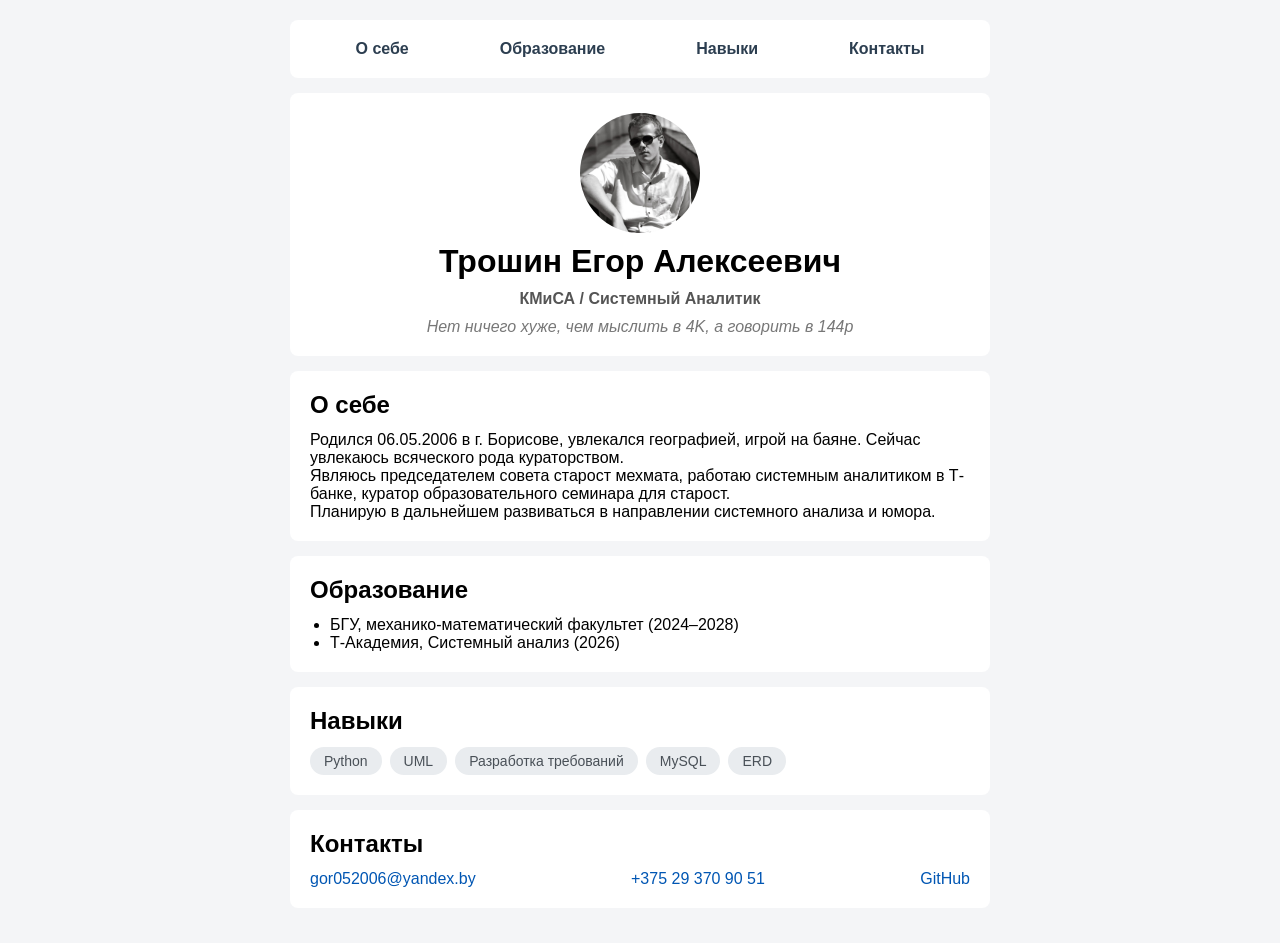
<file: task1/index.html>
<!DOCTYPE html>
<html lang="ru">
<head>
    <meta charset="UTF-8">
    <meta name="viewport" content="width=device-width, initial-scale=1.0">
    <title>Резюме | Трошин Егор</title>
    <link rel="stylesheet" href="style.css">
</head>
<body>

    <nav class="nav">
        <a href="#about">О себе</a>
        <a href="#education">Образование</a>
        <a href="#skills">Навыки</a>
        <a href="#contacts">Контакты</a>
    </nav>

    <header class="header">
        <img class="avatar" src="avatar.jpg" alt="Моя аватарка">
        <h1>Трошин Егор Алексеевич</h1>
        <p class="subtitle">КМиСА / Системный Аналитик</p>
        <p class="slogan">Нет ничего хуже, чем мыслить в 4K, а говорить в 144p</p>
    </header>

    <main class="main">
        <section id="about" class="section">
            <h2>О себе</h2>
            <article>
                <p>Родился 06.05.2006 в г. Борисове, увлекался географией, игрой на баяне. Сейчас увлекаюсь всяческого рода кураторством.</p>
                <p>Являюсь председателем совета старост мехмата, работаю системным аналитиком в Т-банке, куратор образовательного семинара для старост.</p>
                <p>Планирую в дальнейшем развиваться в направлении системного анализа и юмора.</p>
            </article>
        </section>

        <section id="education" class="section">
            <h2>Образование</h2>
            <ul>
                <li>БГУ, механико-математический факультет (2024–2028)</li>
                <li>Т-Академия, Системный анализ (2026)</li>
            </ul>
        </section>

        <section id="skills" class="section">
            <h2>Навыки</h2>
            <div class="skills">
                <span class="skill">Python</span>
                <span class="skill">UML</span>
                <span class="skill">Разработка требований</span>
                <span class="skill">MySQL</span>
                <span class="skill">ERD</span>
            </div>
        </section>
    </main>

    <footer id="contacts" class="footer">
        <h2>Контакты</h2>
        <div class="contacts">
            <a href="mailto:gor052006@yandex.by">gor052006@yandex.by</a>
            <a href="tel:+375293709051">+375 29 370 90 51</a>
            <a href="https://github.com/TotSamiEgorushkaa" target="_blank" rel="noopener noreferrer">GitHub</a>
        </div>
    </footer>

</body>
</html>
</file>
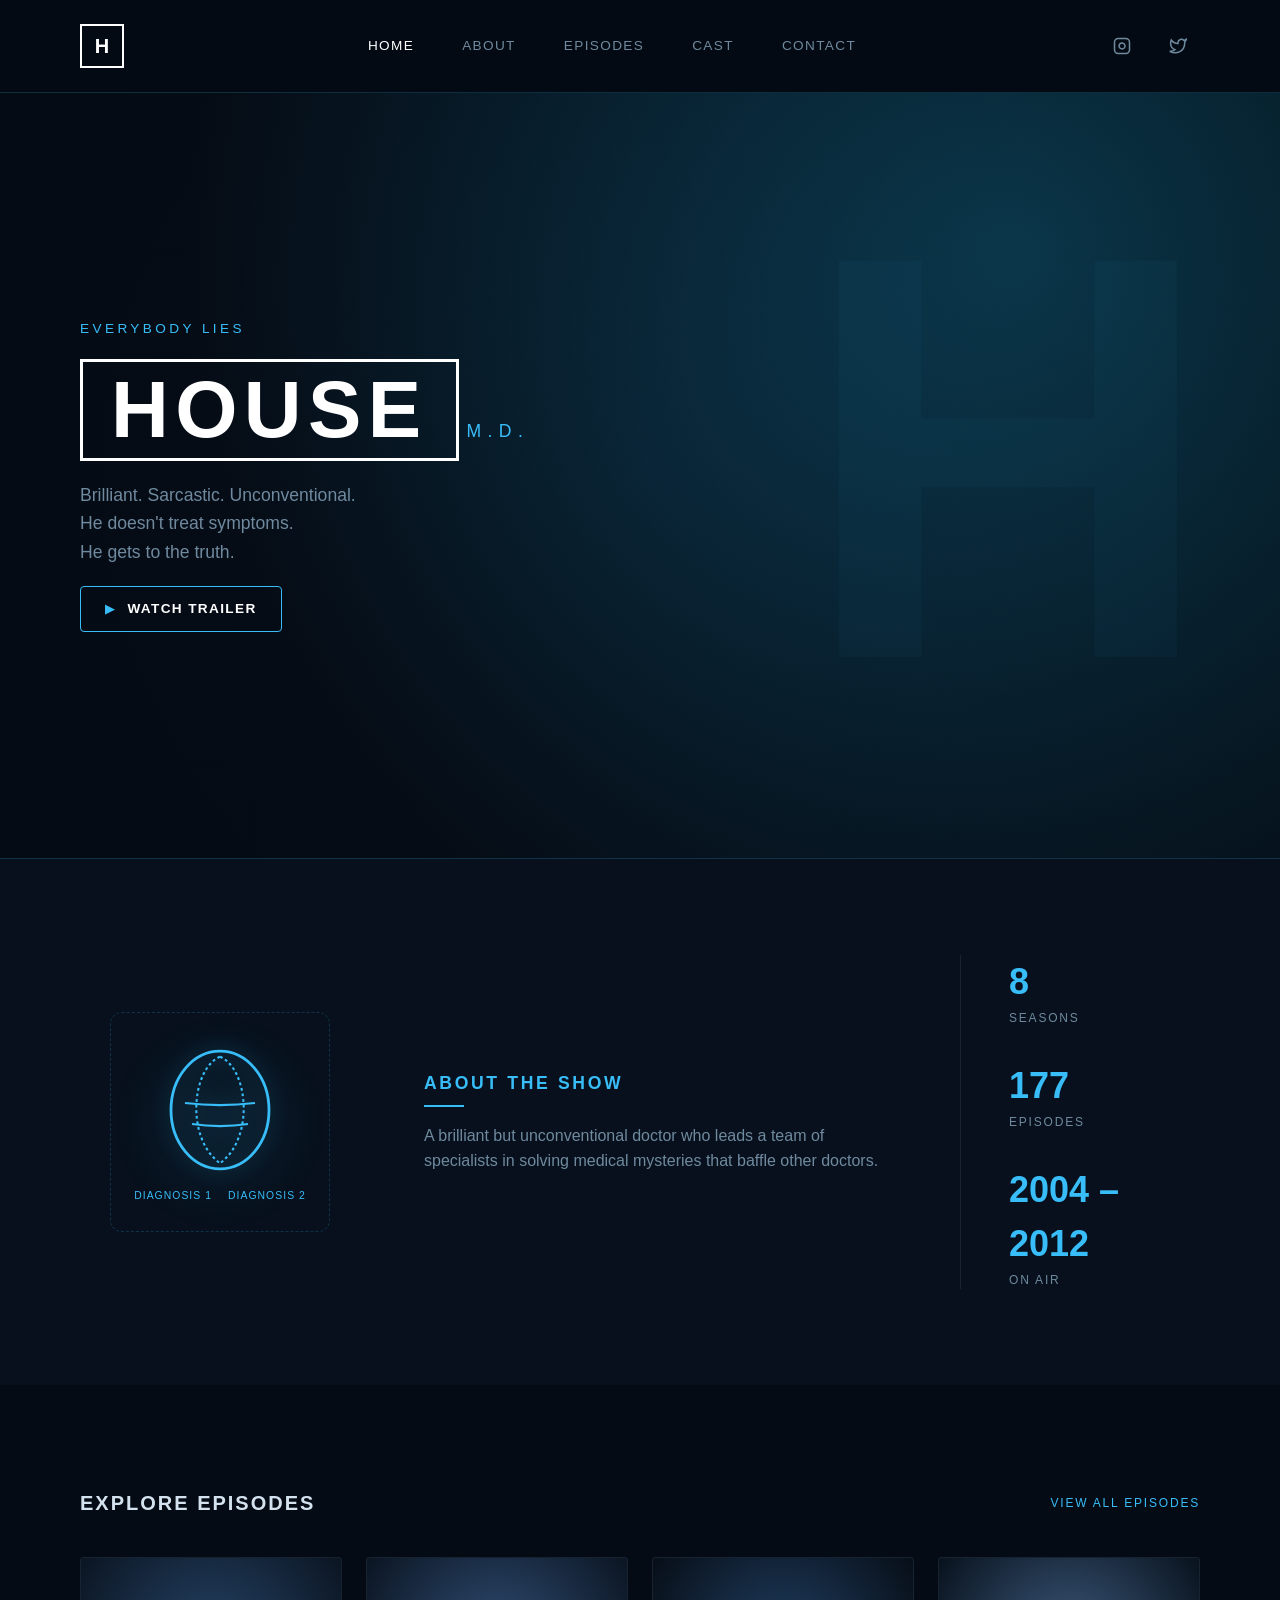
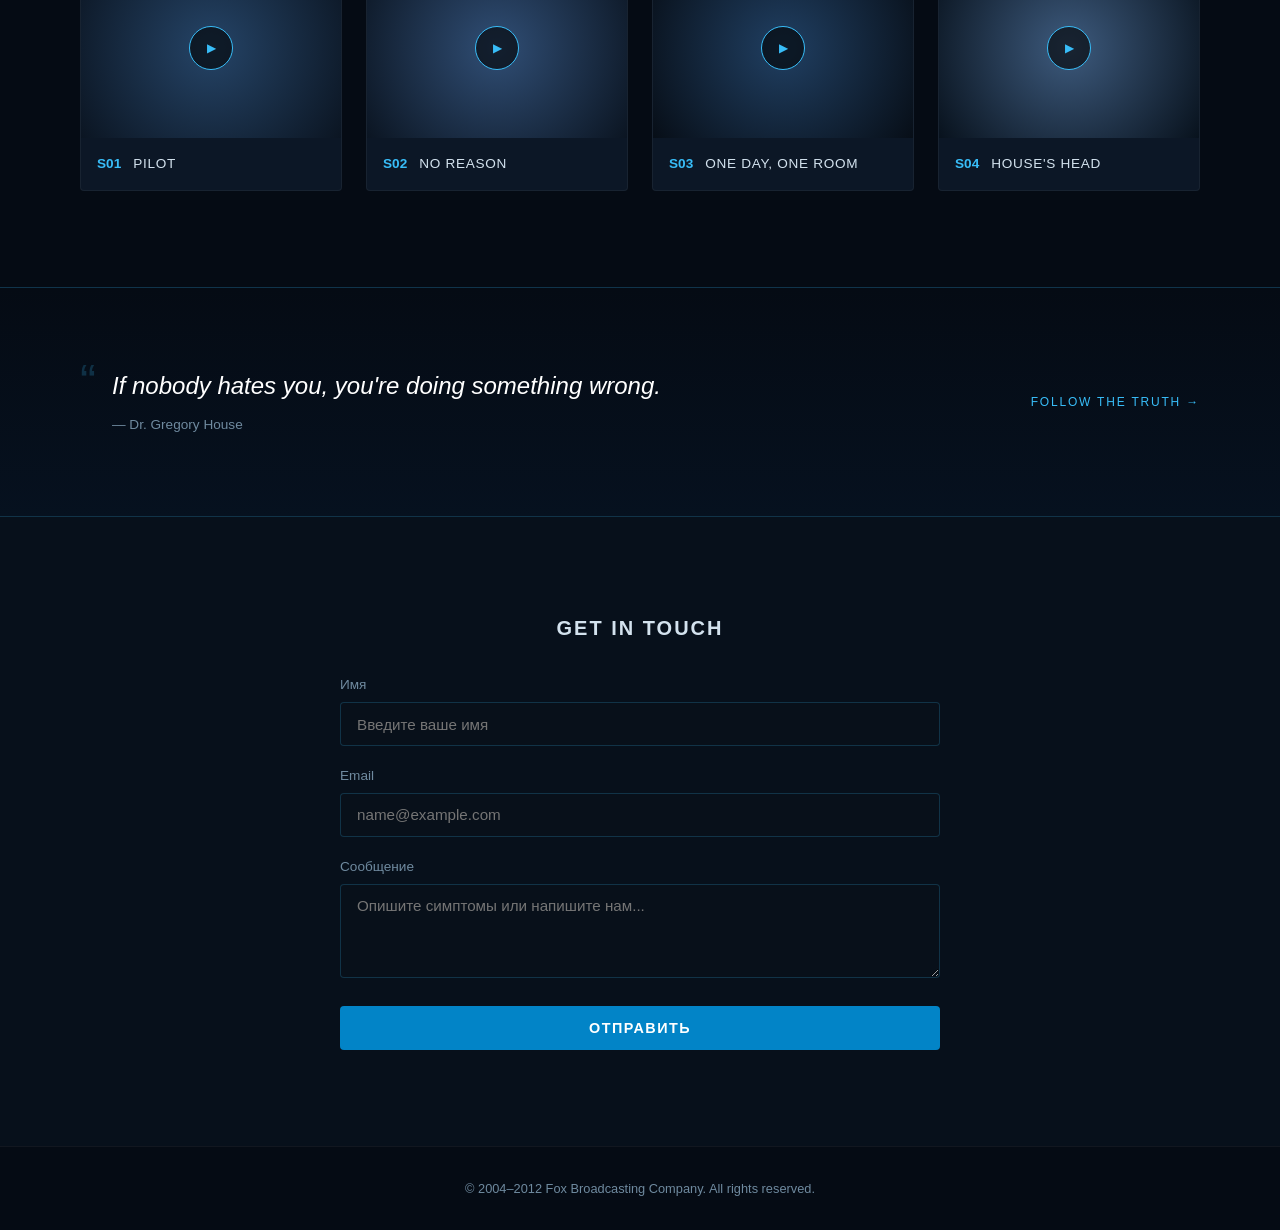
<file: task2/index.html>
<!DOCTYPE html>
<html lang="en">
<head>
  <meta charset="UTF-8">
  <meta name="viewport" content="width=device-width, initial-scale=1.0">
  <title>House M.D. — Landing Page</title>
  <link rel="stylesheet" href="style.css">
</head>
<body>

  <header class="header">
    <div class="header__logo">
      <span class="logo-box">H</span>
    </div>

    <nav class="header__nav">
      <a href="#home" class="nav-link active">Home</a>
      <a href="#about" class="nav-link">About</a>
      <a href="#episodes" class="nav-link">Episodes</a>
      <a href="#cast" class="nav-link">Cast</a>
      <a href="#contact" class="nav-link">Contact</a>
    </nav>

    <div class="header__socials">
      <a href="#" aria-label="Instagram" class="social-btn">
        <svg viewBox="0 0 24 24" width="18" height="18" fill="none" stroke="currentColor" stroke-width="2"><rect x="2" y="2" width="20" height="20" rx="5" ry="5"></rect><path d="M16 11.37A4 4 0 1 1 12.63 8 4 4 0 0 1 16 11.37z"></path><line x1="17.5" y1="6.5" x2="17.51" y2="6.5"></line></svg>
      </a>
      <a href="#" aria-label="Twitter" class="social-btn">
        <svg viewBox="0 0 24 24" width="18" height="18" fill="none" stroke="currentColor" stroke-width="2"><path d="M23 3a10.9 10.9 0 0 1-3.14 1.53 4.48 4.48 0 0 0-7.86 3v1A10.66 10.66 0 0 1 3 4s-4 9 5 13a11.64 11.64 0 0 1-7 2c9 5 20 0 20-11.5a4.5 4.5 0 0 0-.08-.83A7.72 7.72 0 0 0 23 3z"></path></svg>
      </a>
    </div>

    <div class="header__burger" aria-label="Menu">
      <span></span>
      <span></span>
      <span></span>
    </div>
  </header>

  <section class="hero" id="home">
    <div class="hero__content">
      <span class="hero__tagline">EVERYBODY LIES</span>
      <h1 class="hero__title">
        <span class="title-frame">HOUSE</span><span class="title-sub">M.D.</span>
      </h1>
      <p class="hero__desc">
        Brilliant. Sarcastic. Unconventional.<br>
        He doesn't treat symptoms.<br>
        He gets to the truth.
      </p>
      <a href="#" class="btn-trailer">
        <span class="play-icon">▶</span>
        <span>WATCH TRAILER</span>
      </a>
    </div>
    <div class="hero__bg-element">H</div>
  </section>

  <section class="about" id="about">
    <div class="about__scan">
      <div class="scan-frame">
        <svg class="mri-icon" viewBox="0 0 100 100" fill="none" stroke="currentColor">
          <ellipse cx="50" cy="50" rx="35" ry="42" stroke-width="2"/>
          <path d="M50 12 C 30 20, 25 70, 50 88" stroke-width="1.5" stroke-dasharray="2 2"/>
          <path d="M50 12 C 70 20, 75 70, 50 88" stroke-width="1.5" stroke-dasharray="2 2"/>
          <path d="M25 45 Q 50 48 75 45 M30 60 Q 50 63 70 60" stroke-width="1.5"/>
        </svg>
        <div class="scan-labels">
          <span>DIAGNOSIS 1</span>
          <span>DIAGNOSIS 2</span>
        </div>
      </div>
    </div>

    <div class="about__text">
      <h2 class="section-heading">ABOUT THE SHOW</h2>
      <p>
        A brilliant but unconventional doctor who leads a team of specialists in solving medical mysteries that baffle other doctors.
      </p>
    </div>

    <div class="about__stats">
      <div class="stat-item">
        <span class="stat-number">8</span>
        <span class="stat-label">SEASONS</span>
      </div>
      <div class="stat-item">
        <span class="stat-number">177</span>
        <span class="stat-label">EPISODES</span>
      </div>
      <div class="stat-item">
        <span class="stat-number">2004 – 2012</span>
        <span class="stat-label">ON AIR</span>
      </div>
    </div>
  </section>

  <section class="episodes" id="episodes">
    <div class="episodes__header">
      <h2 class="section-title">EXPLORE EPISODES</h2>
      <a href="#" class="link-more">VIEW ALL EPISODES</a>
    </div>

    <div class="episodes__grid">
      <article class="episode-card">
        <div class="episode-card__image ep-img-1">
          <div class="card-play-btn">▶</div>
        </div>
        <div class="episode-card__info">
          <span class="ep-num">S01</span>
          <h3 class="ep-name">PILOT</h3>
        </div>
      </article>

      <article class="episode-card">
        <div class="episode-card__image ep-img-2">
          <div class="card-play-btn">▶</div>
        </div>
        <div class="episode-card__info">
          <span class="ep-num">S02</span>
          <h3 class="ep-name">NO REASON</h3>
        </div>
      </article>

      <article class="episode-card">
        <div class="episode-card__image ep-img-3">
          <div class="card-play-btn">▶</div>
        </div>
        <div class="episode-card__info">
          <span class="ep-num">S03</span>
          <h3 class="ep-name">ONE DAY, ONE ROOM</h3>
        </div>
      </article>

      <article class="episode-card">
        <div class="episode-card__image ep-img-4">
          <div class="card-play-btn">▶</div>
        </div>
        <div class="episode-card__info">
          <span class="ep-num">S04</span>
          <h3 class="ep-name">HOUSE'S HEAD</h3>
        </div>
      </article>
    </div>
  </section>

  <section class="quote">
    <div class="quote__content">
      <span class="quote__mark">“</span>
      <blockquote>
        If nobody hates you, you're doing something wrong.
      </blockquote>
      <cite>— Dr. Gregory House</cite>
    </div>
    <div class="quote__link">
      <a href="#" class="arrow-link">FOLLOW THE TRUTH &rarr;</a>
    </div>
  </section>

  <section class="contact" id="contact">
    <div class="contact__container">
      <h2 class="section-title text-center">GET IN TOUCH</h2>
      <form class="contact__form" onsubmit="return false;">
        <div class="form-group">
          <label for="name" class="form-label">Имя</label>
          <input type="text" id="name" name="name" class="form-input" placeholder="Введите ваше имя" required>
        </div>

        <div class="form-group">
          <label for="email" class="form-label">Email</label>
          <input type="email" id="email" name="email" class="form-input" placeholder="name@example.com" required>
        </div>

        <div class="form-group">
          <label for="message" class="form-label">Сообщение</label>
          <textarea id="message" name="message" class="form-textarea" rows="4" placeholder="Опишите симптомы или напишите нам..." required></textarea>
        </div>

        <button type="submit" class="btn-submit">Отправить</button>
      </form>
    </div>
  </section>

  <footer class="footer">
    <p>&copy; 2004–2012 Fox Broadcasting Company. All rights reserved.</p>
  </footer>

</body>
</html>
</file>
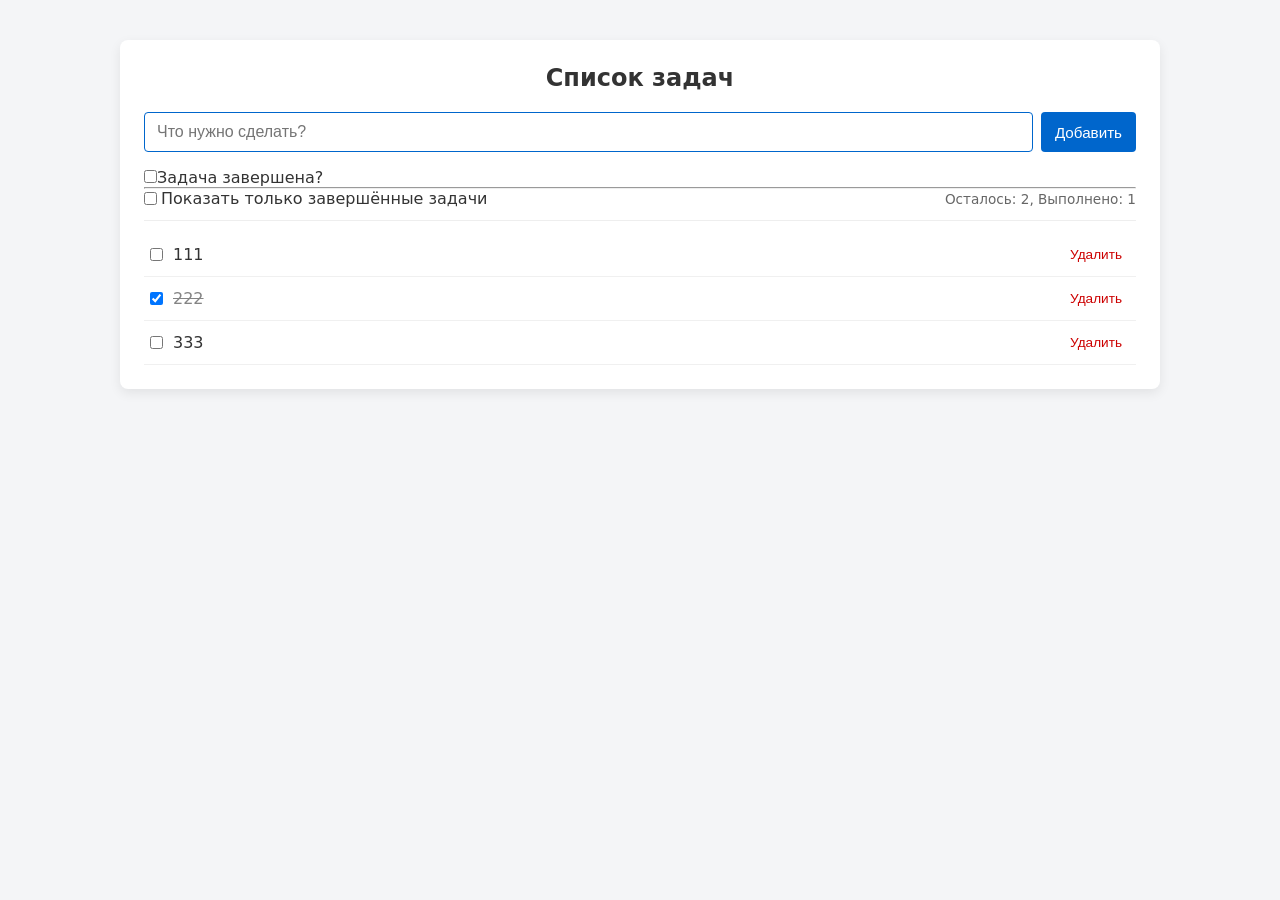
<file: task3/index.html>
<!DOCTYPE html>
<html lang="ru">
<head>
  <meta charset="UTF-8">
  <meta name="viewport" content="width=device-width, initial-scale=1.0">
  <title>Лабораторная работа: ToDo List</title>
  <link rel="stylesheet" href="style.css">
  <script src="script.js" defer></script>
</head>
<body>
  <main class="todo-app">
    <h1>Список задач</h1>

    <div class="input-group">
      <input type="text" id="task-input" placeholder="Что нужно сделать?" autofocus>
      <button id="add-btn" type="button">Добавить</button>
    </div>
    <div><input type = 'checkbox' id = "cbx_start">Задача завершена?</input></div>




    <hr>
    <div class="controls">
      <div class="filters">
        <input type = 'checkbox' id="cbx_completed">Показать только завершённые задачи</input>
      </div>
      <div class="stats" id="stats-counter">
        Осталось: 0, Выполнено: 0
      </div>
    </div>

    <ul id="task-list" class="task-list"></ul>
  </main>
</body>
</html>
</file>
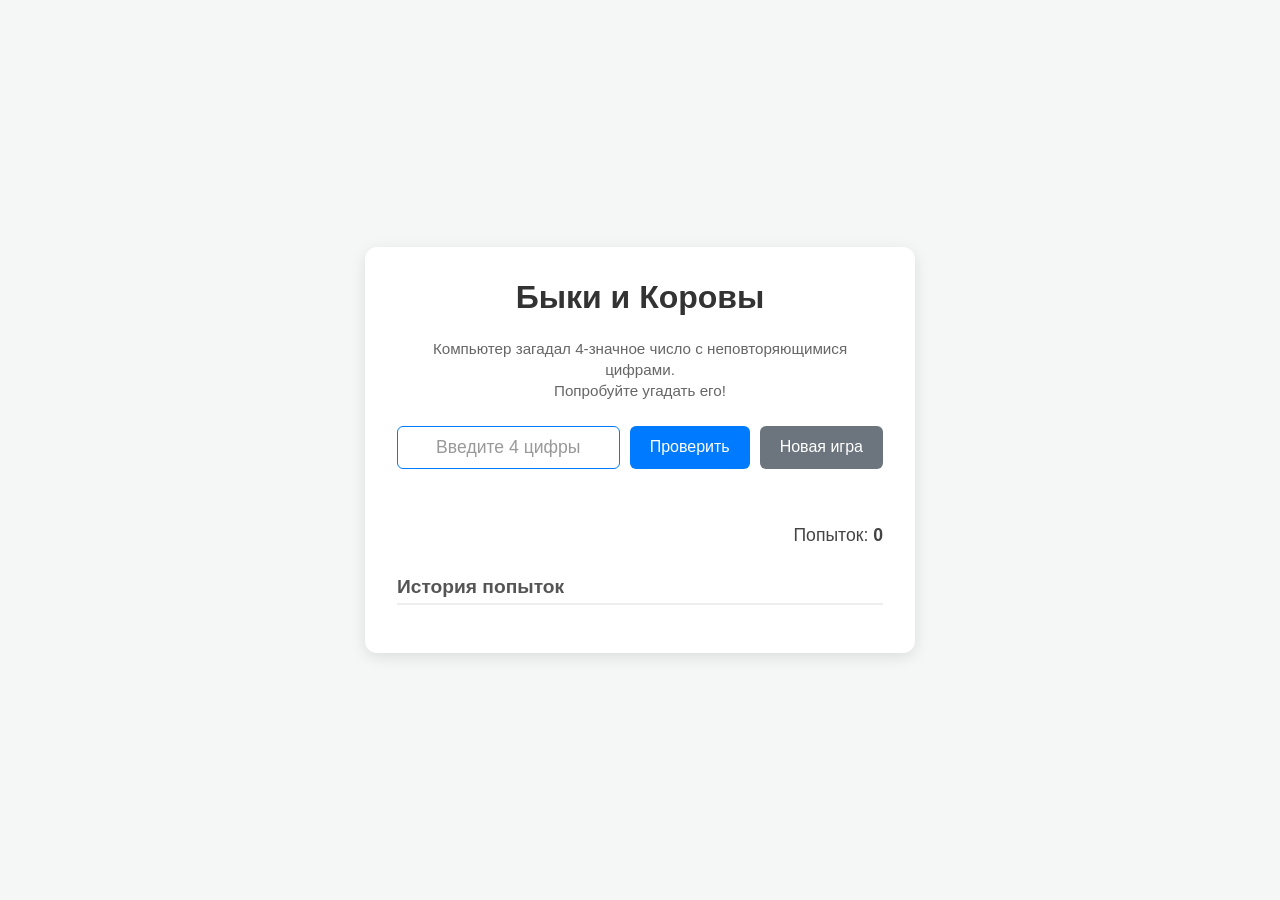
<file: task4/index.html>
<!DOCTYPE html>
<html lang="ru">
<head>
    <meta charset="UTF-8">
    <meta name="viewport" content="width=device-width, initial-scale=1.0">
    <title>Лабораторная №4: Быки и Коровы</title>
    <link rel="stylesheet" href="style.css">
</head>
<body>
    <div class="container">
        <h1>Быки и Коровы</h1>
        <p class="rules">Компьютер загадал 4-значное число с неповторяющимися цифрами.<br>Попробуйте угадать его!</p>
        
        <div class="controls">
            <input type="text" id="guessInput" placeholder="Введите 4 цифры" maxlength="4" autocomplete="off">
            <button id="checkBtn">Проверить</button>
            <button id="newGameBtn" class="secondary">Новая игра</button>
        </div>

        <div id="message" class="message"></div>

        <div class="stats">
            <span>Попыток: <strong id="attemptsCount">0</strong></span>
        </div>

        <h2>История попыток</h2>
        <ul id="historyList" class="history"></ul>
    </div>
    <script src="script.js"></script>
</body>
</html>
</file>
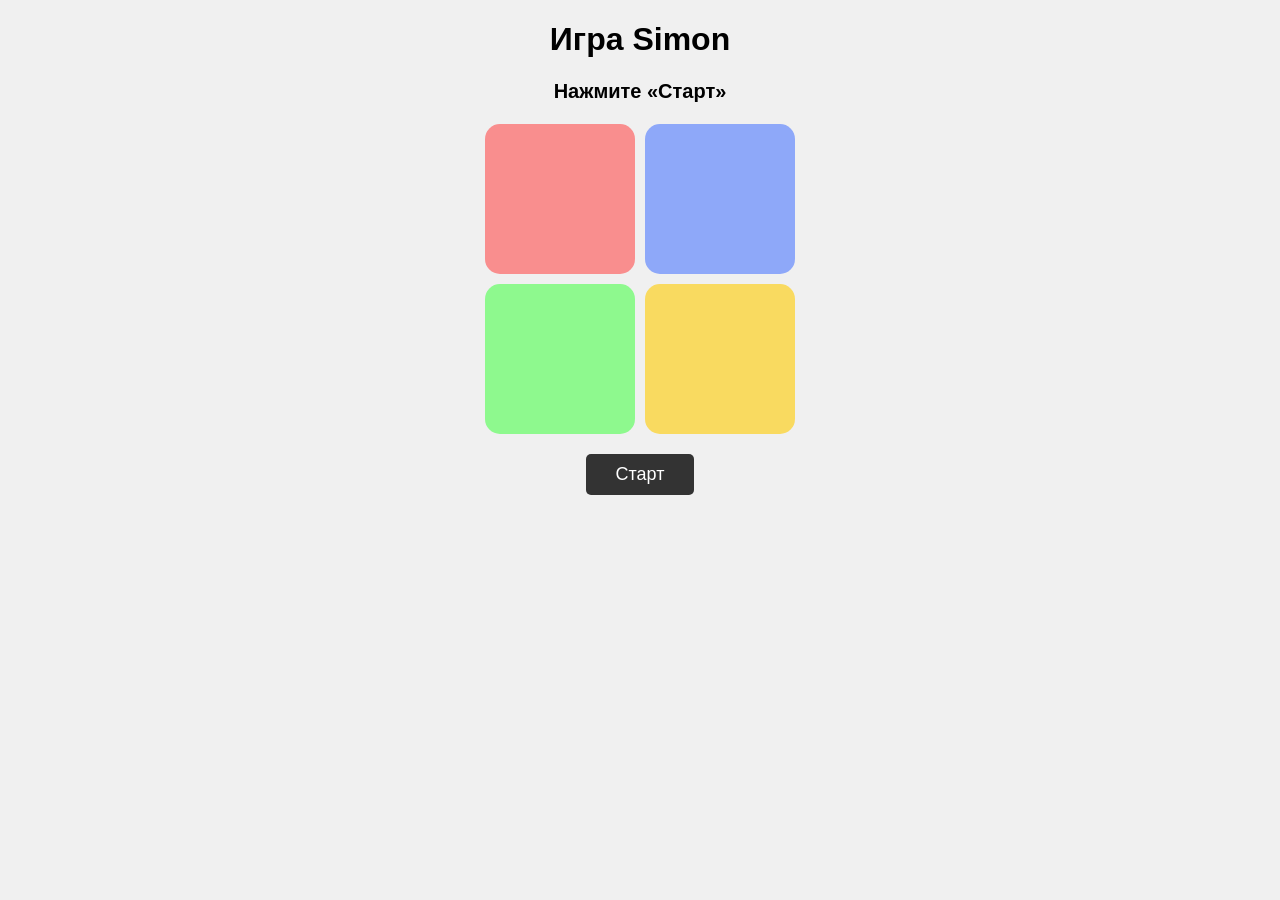
<file: task5/index.html>
<!DOCTYPE html>
<html lang="ru">
<head>
    <meta charset="UTF-8">
    <title>Simon Says</title>
    <link rel="stylesheet" href="style.css">
</head>
<body>

    <h1>Игра Simon</h1>
    
    <!-- Экран для вывода счета и сообщений -->
    <div id="status">Нажмите «Старт»</div>

    <!-- Игровое поле 2x2 -->
    <div class="game-board">
        <div class="sector" id="btn-0"></div>
        <div class="sector" id="btn-1"></div>
        <div class="sector" id="btn-2"></div>
        <div class="sector" id="btn-3"></div>
    </div>

    <button id="start-btn">Старт</button>

    <script src="script.js"></script>
</body>
</html>
</file>
<file: task1/style.css>
* {
    box-sizing: border-box;
    margin: 0;
    padding: 0;
}

body {
    font-family: Arial, sans-serif;
    background-color: #f4f5f7;
    padding: 20px;
    display: flex;
    flex-direction: column;
    align-items: center;
}

/* Общие стили для структурных карточек */
.nav, .header, .section, .footer {
    width: 100%;
    max-width: 700px;
    background: #ffffff;
    padding: 20px;
    margin-bottom: 15px;
    border-radius: 8px;
}

/* Навигация */
.nav {
    display: flex;
    justify-content: space-around;
    align-items: center;
}

.nav a {
    text-decoration: none;
    color: #2c3e50;
    font-weight: bold;
}

.nav a:hover {
    color: #0056b3;
}

/* Шапка */
.header {
    display: flex;
    flex-direction: column;
    align-items: center;
    justify-content: center;
    gap: 10px;
    text-align: center;
}

.avatar {
    width: 120px;
    height: 120px;
    border-radius: 50%;
    object-fit: cover;
}

.subtitle {
    font-weight: bold;
    color: #555;
}

.slogan {
    font-style: italic;
    color: #777;
}

/* Контент и секции */
.main {
    width: 100%;
    max-width: 700px;
    display: flex;
    flex-direction: column;
}

.section {
    display: flex;
    flex-direction: column;
    gap: 12px;
}

.section ul {
    margin-left: 20px;
}

/* Чипсы навыков (здесь явно демонстрируем flex-wrap) */
.skills {
    display: flex;
    flex-wrap: wrap;
    gap: 8px;
    justify-content: flex-start;
}

.skill {
    background: #e9ecef;
    color: #495057;
    padding: 6px 14px;
    border-radius: 16px;
    font-size: 14px;
    font-weight: 500;
}

/* Контакты */
.footer {
    display: flex;
    flex-direction: column;
    gap: 12px;
}

.contacts {
    display: flex;
    justify-content: space-between;
    align-items: center;
    flex-wrap: wrap;
    gap: 10px;
}

.contacts a {
    color: #0056b3;
    text-decoration: none;
}

.contacts a:hover {
    color: #d9534f;
    text-decoration: underline;
}
</file>
<file: task2/style.css>
:root {
  --bg-dark: #050b14;
  --bg-card: #0c1726;
  --bg-input: #08101a;
  --text-main: #d3e2ee;
  --text-muted: #6f8a9f;
  --accent-cyan: #38bdf8;
  --accent-blue: #0284c7;
  --border-color: rgba(56, 189, 248, 0.2);
  --border-hover: rgba(56, 189, 248, 0.6);
  --font-family: -apple-system, BlinkMacSystemFont, "Segoe UI", Roboto, "Helvetica Neue", Arial, sans-serif;
  --transition-speed: 0.3s;
}

* {
  box-sizing: border-box;
  margin: 0;
  padding: 0;
}

html {
  scroll-behavior: smooth;
}

body {
  font-family: var(--font-family);
  background-color: var(--bg-dark);
  color: var(--text-main);
  line-height: 1.5;
  overflow-x: hidden;
  display: grid;
  grid-template-columns: 100%;
}

a {
  color: inherit;
  text-decoration: none;
}

.header {
  display: grid;
  grid-template-columns: auto 1fr auto;
  align-items: center;
  padding: 1rem 1.25rem;
  background-color: rgba(5, 11, 20, 0.95);
  border-bottom: 1px solid var(--border-color);
  position: sticky;
  top: 0;
  z-index: 100;
}

.logo-box {
  display: inline-flex;
  align-items: center;
  justify-content: center;
  width: 44px;
  height: 44px;
  border: 2px solid #ffffff;
  font-weight: 800;
  font-size: 1.25rem;
  color: #ffffff;
}

.header__nav,
.header__socials {
  display: none;
}

.header__burger {
  grid-column: 3;
  display: flex;
  flex-direction: column;
  justify-content: center;
  align-items: center;
  gap: 5px;
  width: 44px;
  height: 44px;
  cursor: pointer;
}

.header__burger span {
  display: block;
  width: 24px;
  height: 2px;
  background-color: #ffffff;
  border-radius: 2px;
  transition: transform var(--transition-speed), opacity var(--transition-speed);
}

.hero {
  display: grid;
  grid-template-columns: 1fr;
  min-height: calc(100vh - 65px);
  padding: 3rem 1.5rem;
  position: relative;
  overflow: hidden;
  align-content: center;
  background: radial-gradient(circle at 80% 20%, rgba(14, 116, 144, 0.35) 0%, rgba(5, 11, 20, 0.9) 70%),
              radial-gradient(circle at 50% 50%, #0d233a 0%, var(--bg-dark) 100%);
}

.hero__content {
  display: flex;
  flex-direction: column;
  align-items: flex-start;
  gap: 1.25rem;
  z-index: 2;
}

.hero__tagline {
  font-size: 0.85rem;
  letter-spacing: 0.25em;
  color: var(--accent-cyan);
  text-transform: uppercase;
}

.hero__title {
  display: flex;
  align-items: baseline;
  gap: 0.5rem;
  font-size: 2.75rem;
  font-weight: 900;
  letter-spacing: 0.08em;
  line-height: 1;
}

.title-frame {
  border: 3px solid #ffffff;
  padding: 0.1em 0.35em;
  color: #ffffff;
}

.title-sub {
  font-size: 1.1rem;
  color: var(--accent-cyan);
  font-weight: 400;
}

.hero__desc {
  font-size: 0.95rem;
  color: var(--text-muted);
  max-width: 400px;
  line-height: 1.6;
}

.btn-trailer {
  display: inline-flex;
  align-items: center;
  gap: 0.75rem;
  min-height: 44px;
  padding: 0.75rem 1.5rem;
  background-color: transparent;
  color: #ffffff;
  border: 1px solid var(--accent-cyan);
  border-radius: 4px;
  font-weight: 600;
  font-size: 0.85rem;
  letter-spacing: 0.1em;
  cursor: pointer;
  transition: background-color var(--transition-speed) ease,
              border-color var(--transition-speed) ease,
              transform var(--transition-speed) ease;
}

.btn-trailer:hover {
  background-color: rgba(56, 189, 248, 0.15);
  border-color: #ffffff;
  transform: translateY(-2px);
}

.play-icon {
  font-size: 0.75rem;
  color: var(--accent-cyan);
}

.hero__bg-element {
  position: absolute;
  right: -5%;
  top: 10%;
  font-size: 24rem;
  font-weight: 900;
  color: rgba(56, 189, 248, 0.03);
  user-select: none;
  pointer-events: none;
  line-height: 1;
}

.about {
  display: grid;
  grid-template-columns: 1fr;
  gap: 2.5rem;
  padding: 3.5rem 1.5rem;
  background-color: #07101c;
  border-top: 1px solid var(--border-color);
}

.about__scan {
  display: flex;
  justify-content: center;
  align-items: center;
}

.scan-frame {
  display: flex;
  flex-direction: column;
  align-items: center;
  justify-content: center;
  width: 220px;
  height: 220px;
  border: 1px dashed var(--border-color);
  border-radius: 12px;
  position: relative;
  background: radial-gradient(circle, rgba(56, 189, 248, 0.08) 0%, transparent 70%);
}

.mri-icon {
  width: 140px;
  height: 140px;
  color: var(--accent-cyan);
  filter: drop-shadow(0 0 10px rgba(56, 189, 248, 0.4));
}

.scan-labels {
  display: flex;
  gap: 1rem;
  font-size: 0.65rem;
  color: var(--accent-cyan);
  letter-spacing: 0.1em;
  margin-top: 0.5rem;
}

.about__text {
  display: flex;
  flex-direction: column;
  justify-content: center;
  gap: 1rem;
}

.section-heading {
  font-size: 1.1rem;
  letter-spacing: 0.15em;
  color: var(--accent-cyan);
  text-transform: uppercase;
  position: relative;
}

.section-heading::after {
  content: "";
  display: block;
  width: 40px;
  height: 2px;
  background-color: var(--accent-cyan);
  margin-top: 0.5rem;
}

.about__text p {
  color: var(--text-muted);
  font-size: 1rem;
  line-height: 1.6;
}

.about__stats {
  display: grid;
  grid-template-columns: 1fr;
  gap: 1.5rem;
  border-top: 1px solid rgba(255, 255, 255, 0.05);
  padding-top: 1.5rem;
}

.stat-item {
  display: flex;
  flex-direction: column;
}

.stat-number {
  font-size: 2.25rem;
  font-weight: 700;
  color: var(--accent-cyan);
}

.stat-label {
  font-size: 0.75rem;
  letter-spacing: 0.15em;
  color: var(--text-muted);
  text-transform: uppercase;
}

.episodes {
  display: grid;
  grid-template-columns: 1fr;
  gap: 2rem;
  padding: 3.5rem 1.5rem;
}

.episodes__header {
  display: flex;
  justify-content: space-between;
  align-items: center;
  flex-wrap: wrap;
  gap: 1rem;
}

.section-title {
  font-size: 1.25rem;
  letter-spacing: 0.1em;
  text-transform: uppercase;
}

.link-more {
  font-size: 0.75rem;
  letter-spacing: 0.15em;
  color: var(--accent-cyan);
  min-height: 44px;
  display: inline-flex;
  align-items: center;
  transition: color var(--transition-speed);
}

.link-more:hover {
  color: #ffffff;
}

.episodes__grid {
  display: grid;
  grid-template-columns: 1fr;
  gap: 1.5rem;
}

.episode-card {
  background-color: var(--bg-card);
  border: 1px solid rgba(255, 255, 255, 0.05);
  border-radius: 4px;
  overflow: hidden;
  cursor: pointer;
  transition: transform var(--transition-speed) ease,
              border-color var(--transition-speed) ease,
              box-shadow var(--transition-speed) ease;
}

.episode-card:hover {
  transform: scale(1.03);
  border-color: var(--border-hover);
  box-shadow: 0 8px 24px rgba(0, 0, 0, 0.5);
}

.episode-card__image {
  height: 180px;
  background-color: #122136;
  position: relative;
  display: flex;
  align-items: center;
  justify-content: center;
  background-size: cover;
  background-position: center;
}

.ep-img-1 { background-image: radial-gradient(circle, #254467, #0b1522); }
.ep-img-2 { background-image: radial-gradient(circle, #304e75, #0b1522); }
.ep-img-3 { background-image: radial-gradient(circle, #203f62, #070e17); }
.ep-img-4 { background-image: radial-gradient(circle, #3d5a7d, #08121d); }

.card-play-btn {
  width: 44px;
  height: 44px;
  border-radius: 50%;
  background: rgba(0, 0, 0, 0.6);
  border: 1px solid var(--accent-cyan);
  display: flex;
  align-items: center;
  justify-content: center;
  color: var(--accent-cyan);
  font-size: 0.75rem;
  transition: background-color var(--transition-speed), transform var(--transition-speed);
}

.episode-card:hover .card-play-btn {
  background: var(--accent-cyan);
  color: #000;
  transform: scale(1.1);
}

.episode-card__info {
  display: flex;
  align-items: baseline;
  gap: 0.75rem;
  padding: 1rem;
}

.ep-num {
  font-size: 0.85rem;
  color: var(--accent-cyan);
  font-weight: 600;
}

.ep-name {
  font-size: 0.85rem;
  letter-spacing: 0.05em;
  font-weight: 500;
}

.quote {
  display: grid;
  grid-template-columns: 1fr;
  gap: 1.5rem;
  padding: 3.5rem 1.5rem;
  background: linear-gradient(180deg, var(--bg-dark) 0%, #06111f 100%);
  border-top: 1px solid var(--border-color);
  align-items: center;
}

.quote__content {
  position: relative;
  padding-left: 2rem;
}

.quote__mark {
  position: absolute;
  left: 0;
  top: -10px;
  font-size: 3rem;
  color: rgba(56, 189, 248, 0.2);
  line-height: 1;
}

.quote blockquote {
  font-size: 1.15rem;
  font-style: italic;
  color: #ffffff;
  margin-bottom: 0.5rem;
}

.quote cite {
  font-size: 0.85rem;
  color: var(--text-muted);
  font-style: normal;
}

.arrow-link {
  display: inline-flex;
  align-items: center;
  min-height: 44px;
  font-size: 0.75rem;
  letter-spacing: 0.15em;
  color: var(--accent-cyan);
  transition: transform var(--transition-speed);
}

.arrow-link:hover {
  transform: translateX(4px);
}

.contact {
  display: grid;
  grid-template-columns: 1fr;
  padding: 4rem 1.5rem;
  background-color: #07101b;
  border-top: 1px solid var(--border-color);
}

.contact__container {
  max-width: 600px;
  margin: 0 auto;
  width: 100%;
}

.text-center {
  text-align: center;
  margin-bottom: 2rem;
}

.contact__form {
  display: flex;
  flex-direction: column;
  gap: 1.25rem;
}

.form-group {
  display: flex;
  flex-direction: column;
  gap: 0.4rem;
}

.form-label {
  font-size: 0.85rem;
  color: var(--text-muted);
}

.form-input,
.form-textarea {
  min-height: 44px;
  background-color: var(--bg-input);
  border: 1px solid var(--border-color);
  border-radius: 4px;
  padding: 0.75rem 1rem;
  color: #ffffff;
  font-family: inherit;
  font-size: 0.95rem;
  outline: none;
  transition: border-color var(--transition-speed) ease,
              box-shadow var(--transition-speed) ease,
              background-color var(--transition-speed) ease;
}

.form-textarea {
  resize: vertical;
}

.form-input:hover,
.form-textarea:hover {
  border-color: var(--border-hover);
}

.form-input:focus,
.form-textarea:focus {
  border-color: var(--accent-cyan);
  box-shadow: 0 0 0 3px rgba(56, 189, 248, 0.25);
  background-color: #0b1725;
}

.btn-submit {
  min-height: 44px;
  background-color: var(--accent-blue);
  color: #ffffff;
  border: none;
  border-radius: 4px;
  font-size: 0.9rem;
  font-weight: 600;
  letter-spacing: 0.1em;
  text-transform: uppercase;
  cursor: pointer;
  margin-top: 0.5rem;
  transition: background-color var(--transition-speed) ease,
              box-shadow var(--transition-speed) ease,
              transform var(--transition-speed) ease;
}

.btn-submit:hover {
  background-color: var(--accent-cyan);
  box-shadow: 0 4px 14px rgba(56, 189, 248, 0.35);
  transform: translateY(-1px);
}

.btn-submit:focus {
  outline: 2px solid #ffffff;
  outline-offset: 2px;
}

.footer {
  display: flex;
  align-items: center;
  justify-content: center;
  padding: 2rem 1.5rem;
  border-top: 1px solid rgba(255, 255, 255, 0.05);
  font-size: 0.8rem;
  color: var(--text-muted);
  text-align: center;
}

@media (min-width: 768px) {
  .header {
    grid-template-columns: auto 1fr auto;
    padding: 1.25rem 2.5rem;
  }

  .header__burger {
    display: none;
  }

  .header__nav {
    display: flex;
    justify-content: center;
    align-items: center;
    gap: 1.75rem;
  }

  .nav-link {
    font-size: 0.85rem;
    letter-spacing: 0.1em;
    text-transform: uppercase;
    color: var(--text-muted);
    min-height: 44px;
    display: inline-flex;
    align-items: center;
    transition: color var(--transition-speed);
  }

  .nav-link:hover,
  .nav-link.active {
    color: #ffffff;
  }

  .header__socials {
    display: flex;
    align-items: center;
    gap: 0.75rem;
  }

  .social-btn {
    display: inline-flex;
    align-items: center;
    justify-content: center;
    width: 44px;
    height: 44px;
    color: var(--text-muted);
    border-radius: 50%;
    transition: color var(--transition-speed), background-color var(--transition-speed);
  }

  .social-btn:hover {
    color: #ffffff;
    background-color: rgba(255, 255, 255, 0.05);
  }

  .hero {
    padding: 5rem 3rem;
  }

  .hero__title {
    font-size: 3.75rem;
  }

  .about {
    grid-template-columns: 240px 1fr;
    grid-template-rows: auto auto;
    padding: 4rem 3rem;
    align-items: center;
  }

  .about__scan {
    grid-column: 1 / 2;
    grid-row: 1 / 2;
  }

  .about__text {
    grid-column: 2 / 3;
    grid-row: 1 / 2;
  }

  .about__stats {
    grid-column: 1 / 3;
    grid-row: 2 / 3;
    grid-template-columns: repeat(3, 1fr);
    border-top: 1px solid rgba(255, 255, 255, 0.05);
    padding-top: 2rem;
  }

  .episodes {
    padding: 4rem 3rem;
  }

  .episodes__grid {
    grid-template-columns: repeat(2, 1fr);
  }

  .quote {
    grid-template-columns: 1fr auto;
    padding: 4rem 3rem;
  }
}

@media (min-width: 1200px) {
  .header {
    padding: 1.5rem 5rem;
  }

  .header__nav {
    gap: 3rem;
  }

  .hero {
    min-height: 85vh;
    padding: 6rem 5rem;
    align-content: center;
  }

  .hero__title {
    font-size: 5rem;
  }

  .hero__desc {
    font-size: 1.1rem;
  }

  .hero__bg-element {
    font-size: 36rem;
    right: 5%;
  }

  .about {
    grid-template-columns: 280px 1fr 240px;
    grid-template-rows: auto;
    gap: 4rem;
    padding: 6rem 5rem;
  }

  .about__scan {
    grid-column: 1 / 2;
    grid-row: 1 / 2;
  }

  .about__text {
    grid-column: 2 / 3;
    grid-row: 1 / 2;
  }

  .about__stats {
    grid-column: 3 / 4;
    grid-row: 1 / 2;
    grid-template-columns: 1fr;
    border-top: none;
    border-left: 1px solid rgba(255, 255, 255, 0.08);
    padding-top: 0;
    padding-left: 3rem;
    gap: 2rem;
  }

  .episodes {
    padding: 6rem 5rem;
  }

  .episodes__grid {
    grid-template-columns: repeat(4, 1fr);
  }

  .quote {
    padding: 5rem 5rem;
  }

  .quote blockquote {
    font-size: 1.5rem;
  }

  .contact {
    padding: 6rem 5rem;
  }
}
</file>
<file: task3/style.css>
* {
  box-sizing: border-box;
  margin: 0;
  padding: 0;
}

body {
  font-family: system-ui, -apple-system, BlinkMacSystemFont, 'Segoe UI', Roboto, sans-serif;
  background-color: #f4f5f7;
  color: #333;
  display: flex;
  justify-content: center;
  padding: 40px 16px;
}

.todo-app {
  width: 100%;
  max-width: 1040px;
  background: #ffffff;
  padding: 24px;
  border-radius: 8px;
  box-shadow: 0 4px 12px rgba(0, 0, 0, 0.08);
}

h1 {
  font-size: 1.5rem;
  margin-bottom: 20px;
  text-align: center;
}

.input-group {
  display: flex;
  gap: 8px;
  margin-bottom: 16px;
}

#task-input {
  flex: 1;
  padding: 10px 12px;
  border: 1px solid #ccc;
  border-radius: 4px;
  font-size: 1rem;
}

#task-input:focus {
  outline: none;
  border-color: #0066cc;
}

button {
  cursor: pointer;
  border: none;
  border-radius: 4px;
  padding: 8px 14px;
  font-size: 0.95rem;
  background-color: #e5e7eb;
  transition: background-color 0.2s ease;
}

button:hover {
  background-color: #d1d5db;
}

#add-btn {
  background-color: #0066cc;
  color: #fff;
}

#add-btn:hover {
  background-color: #0052a3;
}

.controls {
  display: flex;
  justify-content: space-between;
  align-items: center;
  flex-wrap: wrap;
  gap: 12px;
  padding-bottom: 12px;
  border-bottom: 1px solid #eee;
  margin-bottom: 12px;
}

.filters {
  display: flex;
  gap: 4px;
}

.filter-btn.active {
  background-color: #0066cc;
  color: #ffffff;
}

.stats {
  font-size: 0.85rem;
  color: #666;
}

.task-list {
  list-style: none;
}

.task-item {
  display: flex;
  align-items: center;
  justify-content: space-between;
  padding: 10px 6px;
  border-bottom: 1px solid #f0f0f0;
  gap: 10px;
}

.task-content {
  display: flex;
  align-items: center;
  gap: 10px;
  flex: 1;
  overflow: hidden;
}

.task-text {
  word-break: break-word;
}

.completed .task-text {
  text-decoration: line-through;
  opacity: 0.6;
}

.delete-btn {
  background: transparent;
  color: #cc0000;
  padding: 4px 8px;
  font-size: 0.85rem;
}

.delete-btn:hover {
  background-color: #fee2e2;
}
</file>
<file: task4/style.css>
* {
    box-sizing: border-box;
    font-family: 'Segoe UI', Tahoma, Geneva, Verdana, sans-serif;
}

body {
    background-color: #f4f7f6;
    display: flex;
    justify-content: center;
    align-items: center;
    min-height: 100vh;
    margin: 0;
}

.container {
    background: white;
    padding: 2rem;
    border-radius: 12px;
    box-shadow: 0 4px 15px rgba(0, 0, 0, 0.1);
    width: 100%;
    max-width: 550px;
}

h1 { margin-top: 0; color: #333; text-align: center; }
h2 { color: #555; font-size: 1.2rem; border-bottom: 2px solid #eee; padding-bottom: 5px; margin-top: 30px; }
.rules { color: #666; font-size: 0.95rem; text-align: center; margin-bottom: 1.5rem; line-height: 1.4; }

.controls {
    display: flex;
    gap: 10px;
    margin-bottom: 1rem;
}

input {
    flex: 1;
    min-width: 0; 
    padding: 10px 15px;
    font-size: 1.1rem;
    border: 1px solid #ccc;
    border-radius: 6px;
    text-align: center;
    letter-spacing: 3px; 
    outline: none;
    transition: border-color 0.2s;
}

input::placeholder {
    letter-spacing: normal;
    color: #999;
}

input:focus { border-color: #007bff; }
input:disabled { background-color: #e9ecef; color: #999; cursor: not-allowed; }

button {
    padding: 10px 20px;
    font-size: 1rem;
    background-color: #007bff;
    color: white;
    border: none;
    border-radius: 6px;
    cursor: pointer;
    transition: background 0.2s, transform 0.1s;
    white-space: nowrap;
    font-weight: 500;
}

button:hover { background-color: #0056b3; }
button:active { transform: scale(0.98); }
button:disabled { background-color: #ccc; cursor: not-allowed; transform: none; }
button.secondary { background-color: #6c757d; }
button.secondary:hover { background-color: #5a6268; }

.message { min-height: 24px; text-align: center; font-weight: bold; margin-bottom: 1rem; }
.message.error { color: #dc3545; }
.message.success { color: #28a745; }

.stats { text-align: right; color: #444; margin-bottom: 1rem; font-size: 1.1rem; }

.history {
    list-style-type: none;
    padding: 0;
    margin: 0;
    max-height: 200px;
    overflow-y: auto;
}

.history li {
    background: #f8f9fa;
    padding: 10px 15px;
    margin-bottom: 8px;
    border-radius: 6px;
    border-left: 4px solid #007bff;
    display: flex;
    justify-content: space-between;
    align-items: center;
    font-size: 1.05rem;
    animation: fadeIn 0.3s ease;
}

.history li span:first-child {
    font-weight: bold;
    font-family: monospace;
    font-size: 1.2rem;
    letter-spacing: 2px;
}

@keyframes fadeIn {
    from { opacity: 0; transform: translateY(-5px); }
    to { opacity: 1; transform: translateY(0); }
}
</file>
<file: task5/style.css>
body {
    font-family: Arial, sans-serif;
    text-align: center;
    background-color: #f0f0f0;
}

#status {
    font-size: 20px;
    margin: 20px;
    height: 24px;
    font-weight: bold;
}

.game-board {
    display: grid;
    grid-template-columns: 150px 150px;
    grid-template-rows: 150px 150px;
    gap: 10px;
    justify-content: center;
    margin: 20px auto;
}

.sector {
    cursor: pointer;
    border-radius: 15px;
    opacity: 0.6; /* Чуть тусклые в обычном состоянии */
    transition: opacity 0.2s, transform 0.1s;
}

/* Цвета кнопок */
#btn-0 { background-color: #ff4d4d; } /* Красный */
#btn-1 { background-color: #4d79ff; } /* Синий */
#btn-2 { background-color: #4dff4d; } /* Зеленый */
#btn-3 { background-color: #ffcc00; } /* Желтый */

/* Класс для подсветки */
.sector.active {
    opacity: 1;
    transform: scale(1.05);
    box-shadow: 0 0 20px white;
}

#start-btn {
    padding: 10px 30px;
    font-size: 18px;
    cursor: pointer;
    background-color: #333;
    color: white;
    border: none;
    border-radius: 5px;
}

#start-btn:disabled {
    background-color: #999;
    cursor: not-allowed;
}
</file>
